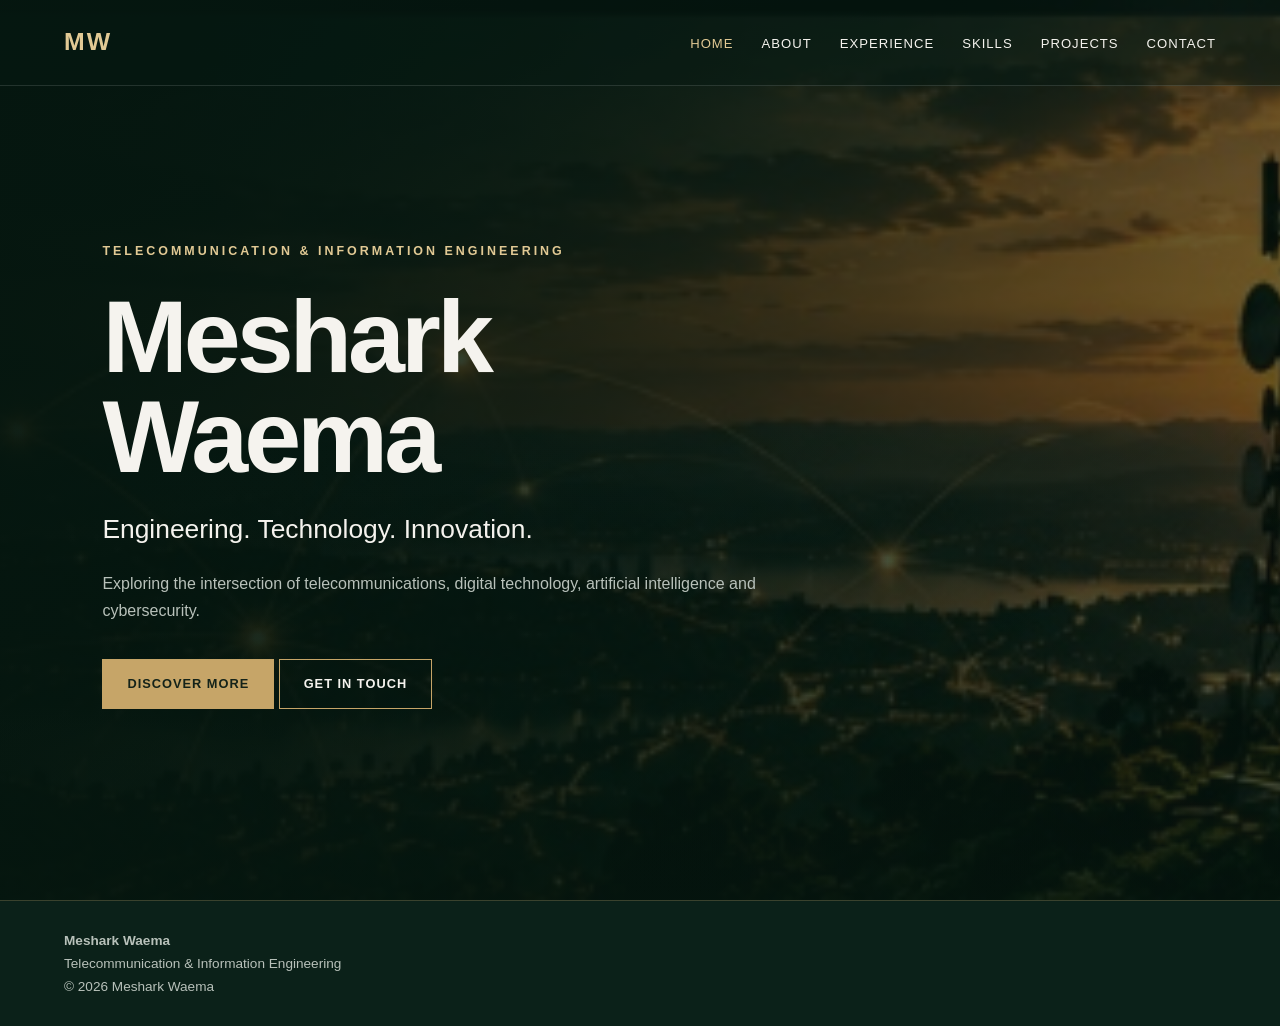
<file: index.html>
<!DOCTYPE html>
<html lang="en">

<head>
    <meta charset="UTF-8">
    <meta name="viewport" content="width=device-width, initial-scale=1.0">

    <title>Meshark Waema | Telecommunication & Information Engineering</title>

    <meta name="description"
        content="The professional portfolio of Meshark Waema, a Telecommunication and Information Engineering student and technology professional.">

    <link rel="stylesheet" href="style.css">
</head>

<body>

    <!-- ================= NAVIGATION ================= -->

    <header class="site-header">

        <nav class="navbar">

            <a href="index.html" class="logo">
                MW
            </a>

            <ul class="nav-links">

                <li>
                    <a href="index.html" class="active">
                        Home
                    </a>
                </li>

                <li>
                    <a href="about.html">
                        About
                    </a>
                </li>

                <li>
                    <a href="experience.html">
                        Experience
                    </a>
                </li>

                <li>
                    <a href="skills.html">
                        Skills
                    </a>
                </li>

                <li>
                    <a href="projects.html">
                        Projects
                    </a>
                </li>

                <li>
                    <a href="contact.html">
                        Contact
                    </a>
                </li>

            </ul>

        </nav>

    </header>


    <!-- ================= HERO ================= -->

    <main>

        <section class="hero home-hero">

            <div class="hero-overlay"></div>

            <div class="hero-content">

                <p class="eyebrow">
                    TELECOMMUNICATION & INFORMATION ENGINEERING
                </p>

                <h1>
                    Meshark<br>
                    Waema
                </h1>

                <p class="hero-subtitle">
                    Engineering. Technology. Innovation.
                </p>

                <p class="hero-description">
                    Exploring the intersection of telecommunications,
                    digital technology, artificial intelligence and
                    cybersecurity.
                </p>

                <div class="hero-buttons">

                    <a href="about.html" class="btn btn-primary">
                        Discover More
                    </a>

                    <a href="contact.html" class="btn btn-outline">
                        Get In Touch
                    </a>

                </div>

            </div>

            <div class="scroll-indicator">
                <span></span>
        
            </div>

        </section>


       
    <!-- ================= FOOTER ================= -->

    <footer class="site-footer">

        <div class="footer-content">

            <div>
                <strong>
                    Meshark Waema
                </strong>

                <p>
                    Telecommunication & Information Engineering
                </p>
            </div>

            <div>
                <p>
                    © 2026 Meshark Waema
                </p>
            </div>

        </div>

    </footer>


    <script src="script.js"></script>

</body>

</html>
</file>
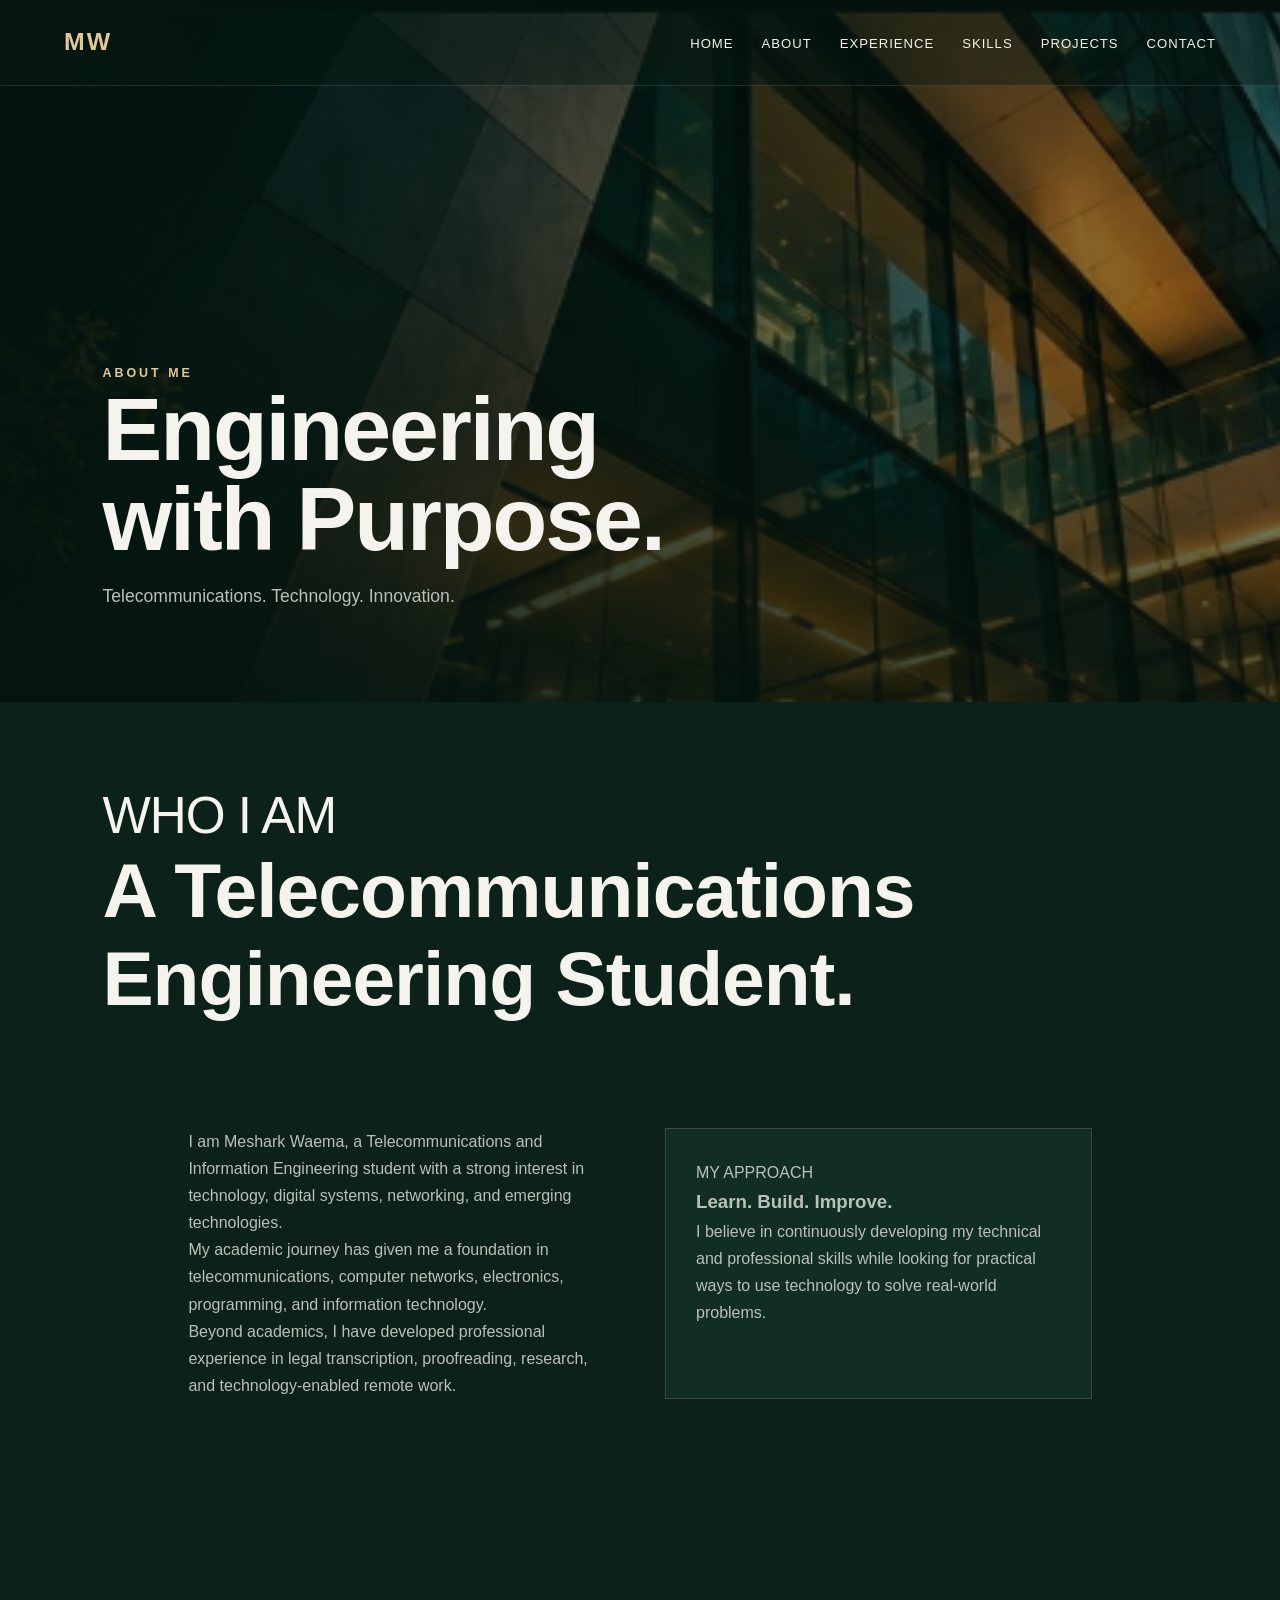
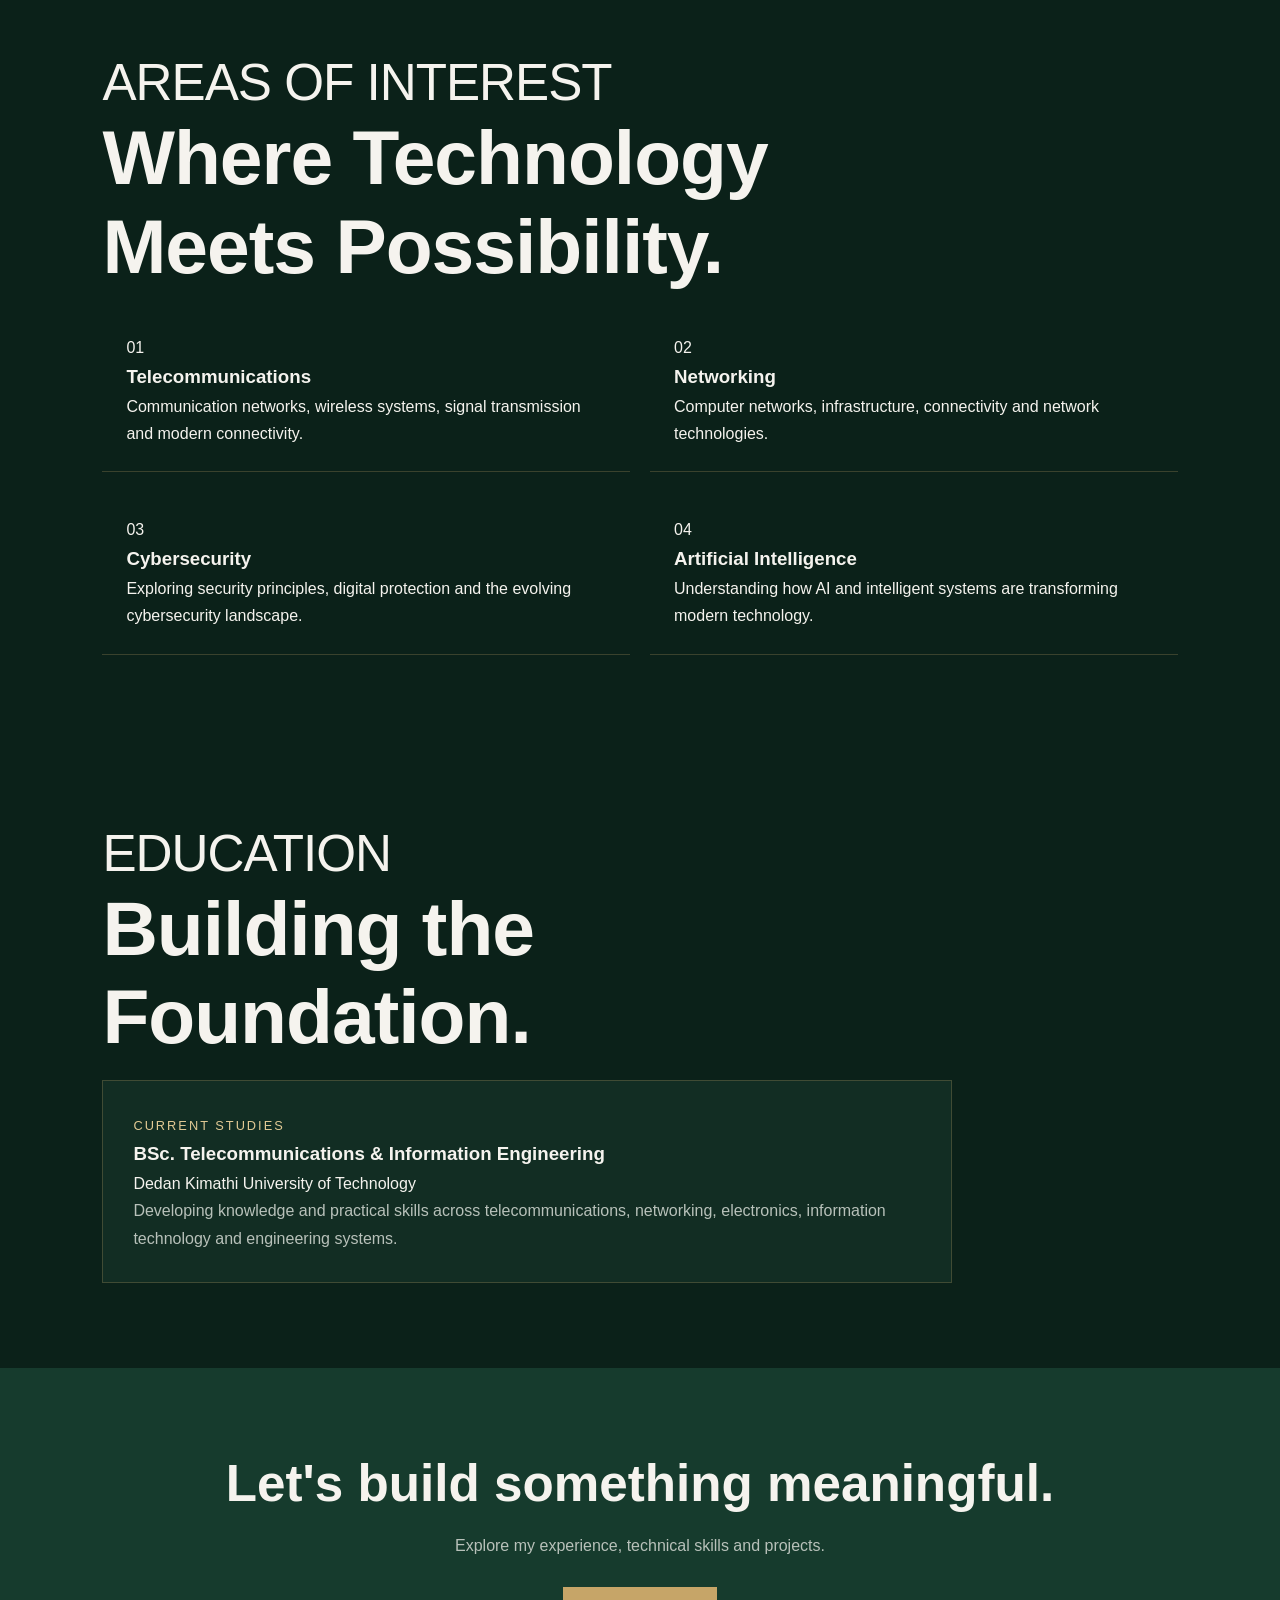
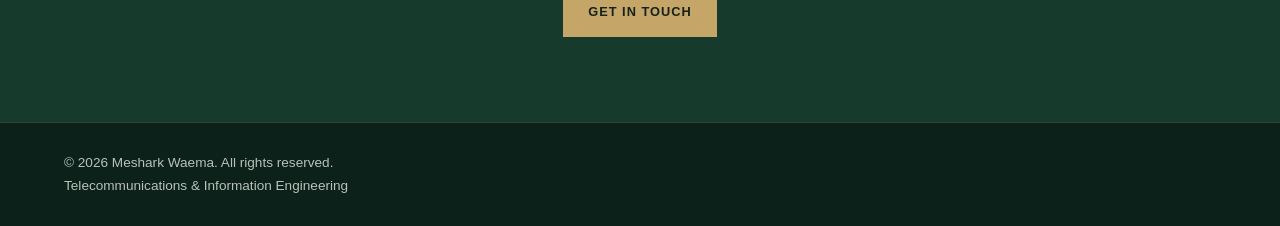
<file: about.html>
<!DOCTYPE html>
<html lang="en">
<head>
    <meta charset="UTF-8">
    <meta name="viewport" content="width=device-width, initial-scale=1.0">

    <title>About | Meshark Waema</title>

    <link rel="stylesheet" href="style.css">
</head>

<body>

    <!-- Navigation -->
    <nav class="navbar">

        <a href="index.html" class="logo">MW</a>

        <ul class="nav-links">
            <li><a href="index.html">Home</a></li>
            <li><a href="about.html">About</a></li>
            <li><a href="experience.html">Experience</a></li>
            <li><a href="skills.html">Skills</a></li>
            <li><a href="projects.html">Projects</a></li>
            <li><a href="contact.html">Contact</a></li>
        </ul>

    </nav>


    <!-- About Hero -->
    <header class="page-hero about-hero">

        <div class="page-hero-content">

            <span class="eyebrow">ABOUT ME</span>

            <h1>Engineering<br>with Purpose.</h1>

            <p>
                Telecommunications. Technology. Innovation.
            </p>

        </div>

    </header>


    <!-- About Introduction -->
    <section class="about-introduction">

        <div class="section-title">

            <span>WHO I AM</span>

            <h2>A Telecommunications<br>Engineering Student.</h2>

        </div>


        <div class="about-content">

            <div class="about-text">

                <p>
                    I am Meshark Waema, a Telecommunications and Information
                    Engineering student with a strong interest in technology,
                    digital systems, networking, and emerging technologies.
                </p>

                <p>
                    My academic journey has given me a foundation in
                    telecommunications, computer networks, electronics,
                    programming, and information technology.
                </p>

                <p>
                    Beyond academics, I have developed professional experience
                    in legal transcription, proofreading, research, and
                    technology-enabled remote work.
                </p>

            </div>


            <div class="about-highlight">

                <span>MY APPROACH</span>

                <h3>
                    Learn. Build. Improve.
                </h3>

                <p>
                    I believe in continuously developing my technical and
                    professional skills while looking for practical ways to
                    use technology to solve real-world problems.
                </p>

            </div>

        </div>

    </section>


    <!-- Areas of Interest -->
    <section class="about-interests section-deep">

        <div class="section-title">

            <span>AREAS OF INTEREST</span>

            <h2>Where Technology<br>Meets Possibility.</h2>

        </div>


        <div class="interest-grid">

            <div class="interest-item">
                <span>01</span>
                <h3>Telecommunications</h3>
                <p>
                    Communication networks, wireless systems,
                    signal transmission and modern connectivity.
                </p>
            </div>


            <div class="interest-item">
                <span>02</span>
                <h3>Networking</h3>
                <p>
                    Computer networks, infrastructure, connectivity
                    and network technologies.
                </p>
            </div>


            <div class="interest-item">
                <span>03</span>
                <h3>Cybersecurity</h3>
                <p>
                    Exploring security principles, digital protection
                    and the evolving cybersecurity landscape.
                </p>
            </div>


            <div class="interest-item">
                <span>04</span>
                <h3>Artificial Intelligence</h3>
                <p>
                    Understanding how AI and intelligent systems
                    are transforming modern technology.
                </p>
            </div>

        </div>

    </section>


    <!-- Education -->
    <section class="education-section">

        <div class="section-title">

            <span>EDUCATION</span>

            <h2>Building the<br>Foundation.</h2>

        </div>


        <div class="education-card">

            <span class="education-label">CURRENT STUDIES</span>

            <h3>
                BSc. Telecommunications & Information Engineering
            </h3>

            <p>
                Dedan Kimathi University of Technology
            </p>

            <p class="education-description">
                Developing knowledge and practical skills across
                telecommunications, networking, electronics,
                information technology and engineering systems.
            </p>

        </div>

    </section>


    <!-- CTA -->
    <section class="cta">

        <h2>Let's build something meaningful.</h2>

        <p>
            Explore my experience, technical skills and projects.
        </p>

        <a href="contact.html" class="btn btn-primary">
            Get In Touch
        </a>

    </section>


    <!-- Footer -->
    <footer>

        <p>
            © 2026 <span class="footer-name">Meshark Waema</span>.
            All rights reserved.
        </p>

        <p>
            Telecommunications & Information Engineering
        </p>

    </footer>


</body>
</html>
</file>
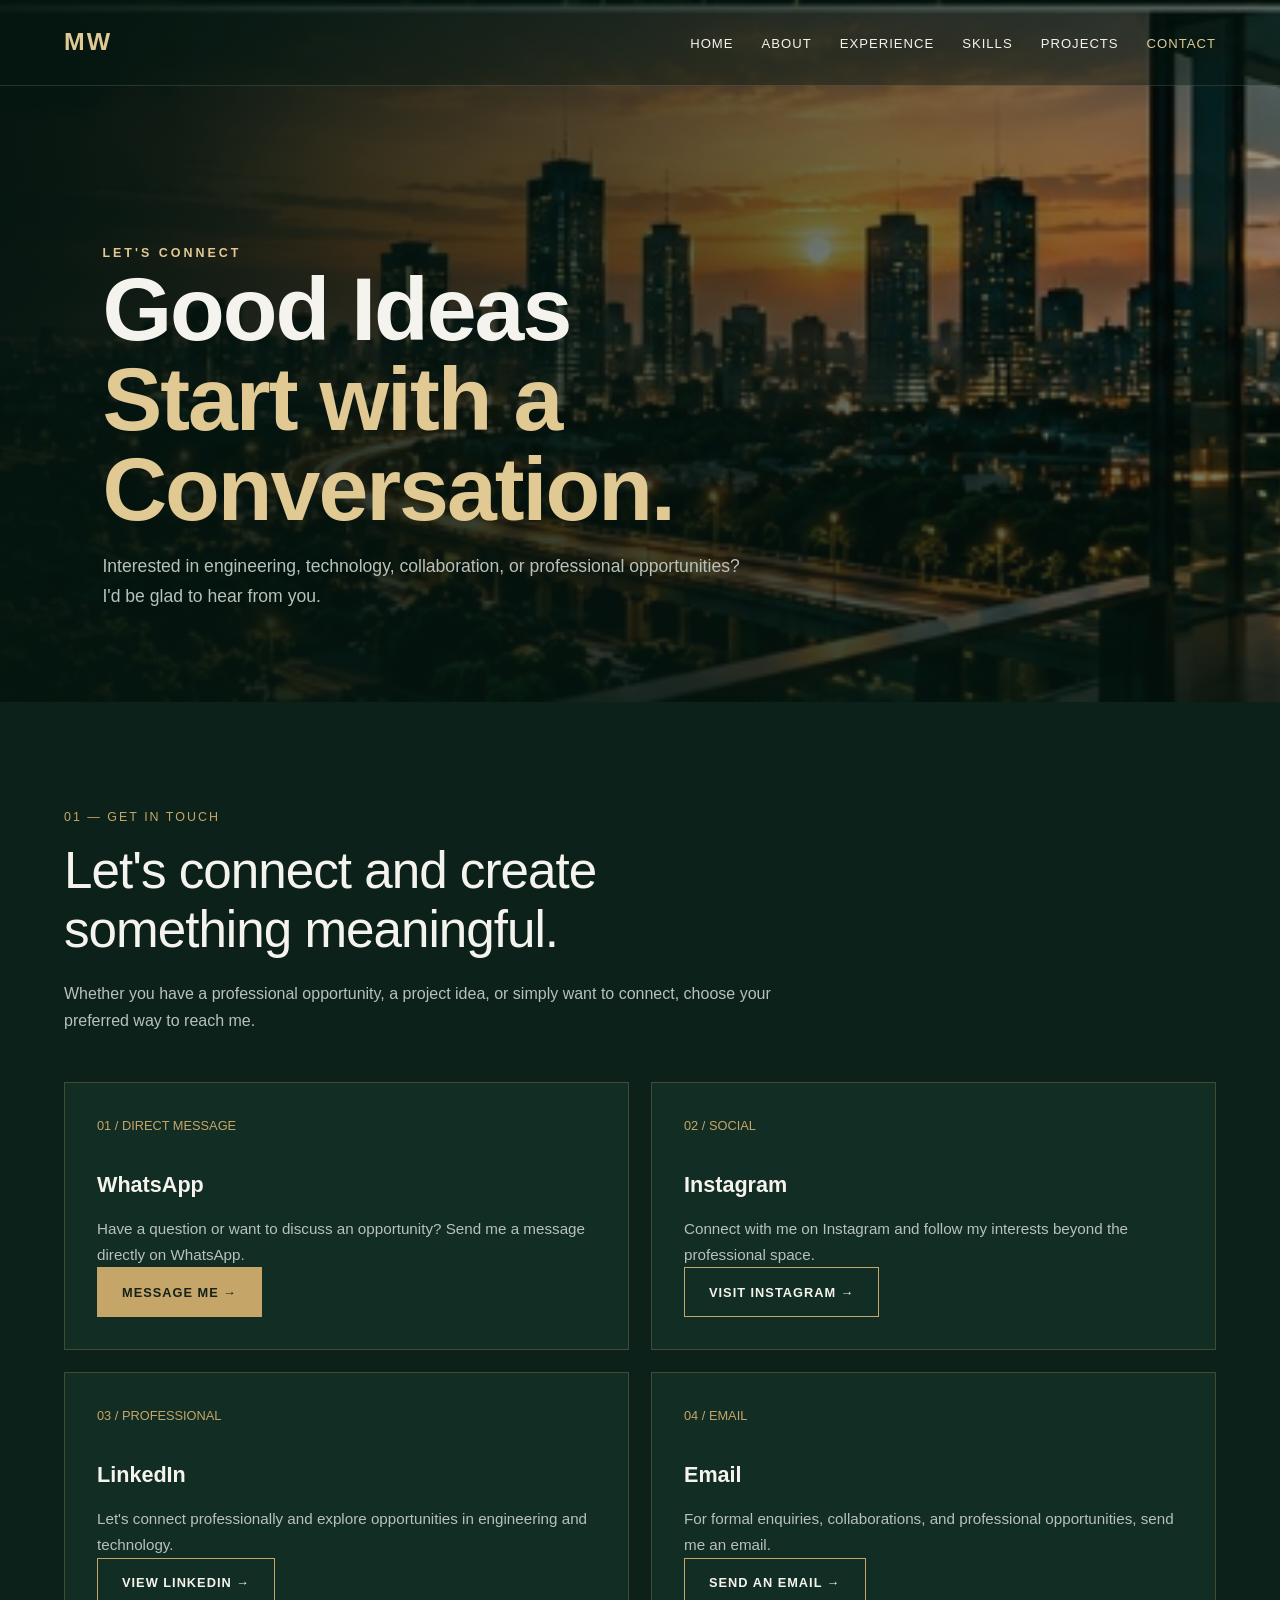
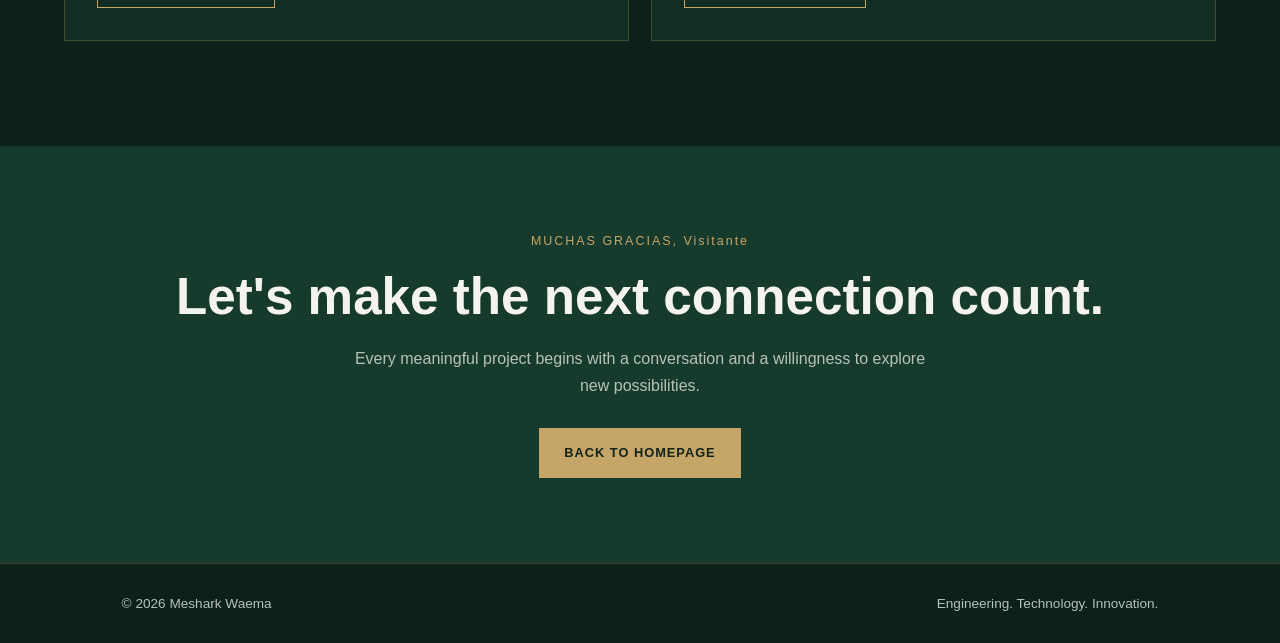
<file: contact.html>
<!DOCTYPE html>
<html lang="en">
<head>
    <meta charset="UTF-8">
    <meta name="viewport" content="width=device-width, initial-scale=1.0">
    <meta name="description" content="Contact Meshark Waema about engineering, technology, and professional opportunities.">
    <title>Contact | Meshark Waema</title>
    <link rel="stylesheet" href="style.css">
</head>
<body>

    <header class="navbar">
        <a href="index.html" class="logo">MW</a>
        <nav>
            <ul class="nav-links">
                <li><a href="index.html">Home</a></li>
                <li><a href="about.html">About</a></li>
                <li><a href="experience.html">Experience</a></li>
                <li><a href="skills.html">Skills</a></li>
                <li><a href="projects.html">Projects</a></li>
                <li><a href="contact.html" class="active">Contact</a></li>
            </ul>
        </nav>
    </header>

    <main>

        <!-- CONTACT HERO -->
        <section class="page-hero contact-hero">
            <div class="page-hero-content">
                <span class="eyebrow">LET'S CONNECT</span>
                <h1>Good Ideas<br>
                    <span class="gold">Start with a Conversation.</span>
                </h1>
                <p>
                    Interested in engineering, technology, collaboration,
                    or professional opportunities? I'd be glad to hear from you.
                </p>
            </div>
        </section>

        <!-- CONTACT OPTIONS -->
        <section class="section">
            <div class="container">

                <div class="section-heading">
                    <span class="section-number">01 — GET IN TOUCH</span>
                    <h2 class="section-title">
                        Let's connect and create something meaningful.
                    </h2>
                    <p class="section-description">
                        Whether you have a professional opportunity, a project
                        idea, or simply want to connect, choose your preferred
                        way to reach me.
                    </p>
                </div>

                <div class="card-grid">

                    <!-- WHATSAPP -->
                    <article class="card contact-card">
                        <span class="card-number">01 / DIRECT MESSAGE</span>
                        <h3>WhatsApp</h3>
                        <p>
                            Have a question or want to discuss an opportunity?
                            Send me a message directly on WhatsApp.
                        </p>
                        <a class="btn btn-primary"
                           href="https://wa.me/254716756609"
                           target="_blank"
                           rel="noopener noreferrer">
                            Message me &rarr;
                        </a>
                    </article>

                    <!-- INSTAGRAM -->
                    <article class="card contact-card">
                        <span class="card-number">02 / SOCIAL</span>
                        <h3>Instagram</h3>
                        <p>
                            Connect with me on Instagram and follow my
                            interests beyond the professional space.
                        </p>
                        <a class="btn btn-outline"
                           href="https://instagram.com/meshark_w?obrf=MTR3aTJrM2IzYmplOA%3D%3D&utm_source=qr"
                           target="_blank"
                           rel="noopener noreferrer">
                            Visit Instagram &rarr;
                        </a>
                    </article>

                    <!-- LINKEDIN -->
                    <article class="card contact-card">
                        <span class="card-number">03 / PROFESSIONAL</span>
                        <h3>LinkedIn</h3>
                        <p>
                            Let's connect professionally and explore
                            opportunities in engineering and technology.
                        </p>
                        <a class="btn btn-outline"
                           href="https://www.linkedin.com/in/meshark-waema-49bb34323/"
                           target="_blank"
                           rel="noopener noreferrer">
                            View LinkedIn &rarr;
                        </a>
                    </article>

                    <!-- EMAIL -->
                    <article class="card contact-card">
                        <span class="card-number">04 / EMAIL</span>
                        <h3>Email</h3>
                        <p>
                            For formal enquiries, collaborations, and
                            professional opportunities, send me an email.
                        </p>
                        <a class="btn btn-outline"
                           href="mailto:mesharkwaema@gmail.com">
                            Send an email &rarr;
                        </a>
                    </article>

                </div>
            </div>
        </section>

        <!-- CALL TO ACTION -->
        <section class="cta">
            <div class="container">
                <span class="section-number">MUCHAS GRACIAS, Visitante</span>
                <h2>Let's make the next connection count.</h2>
                <p>
                    Every meaningful project begins with a conversation
                    and a willingness to explore new possibilities.
                </p>
                <a href="index.html" class="btn btn-primary">
                    Back to homepage
                </a>
            </div>
        </section>

    </main>

    <footer>
        <div class="container footer-inner">
            <span>&copy; 2026 Meshark Waema</span>
            <span>Engineering. Technology. Innovation.</span>
        </div>
    </footer>

</body>
</html>
</file>
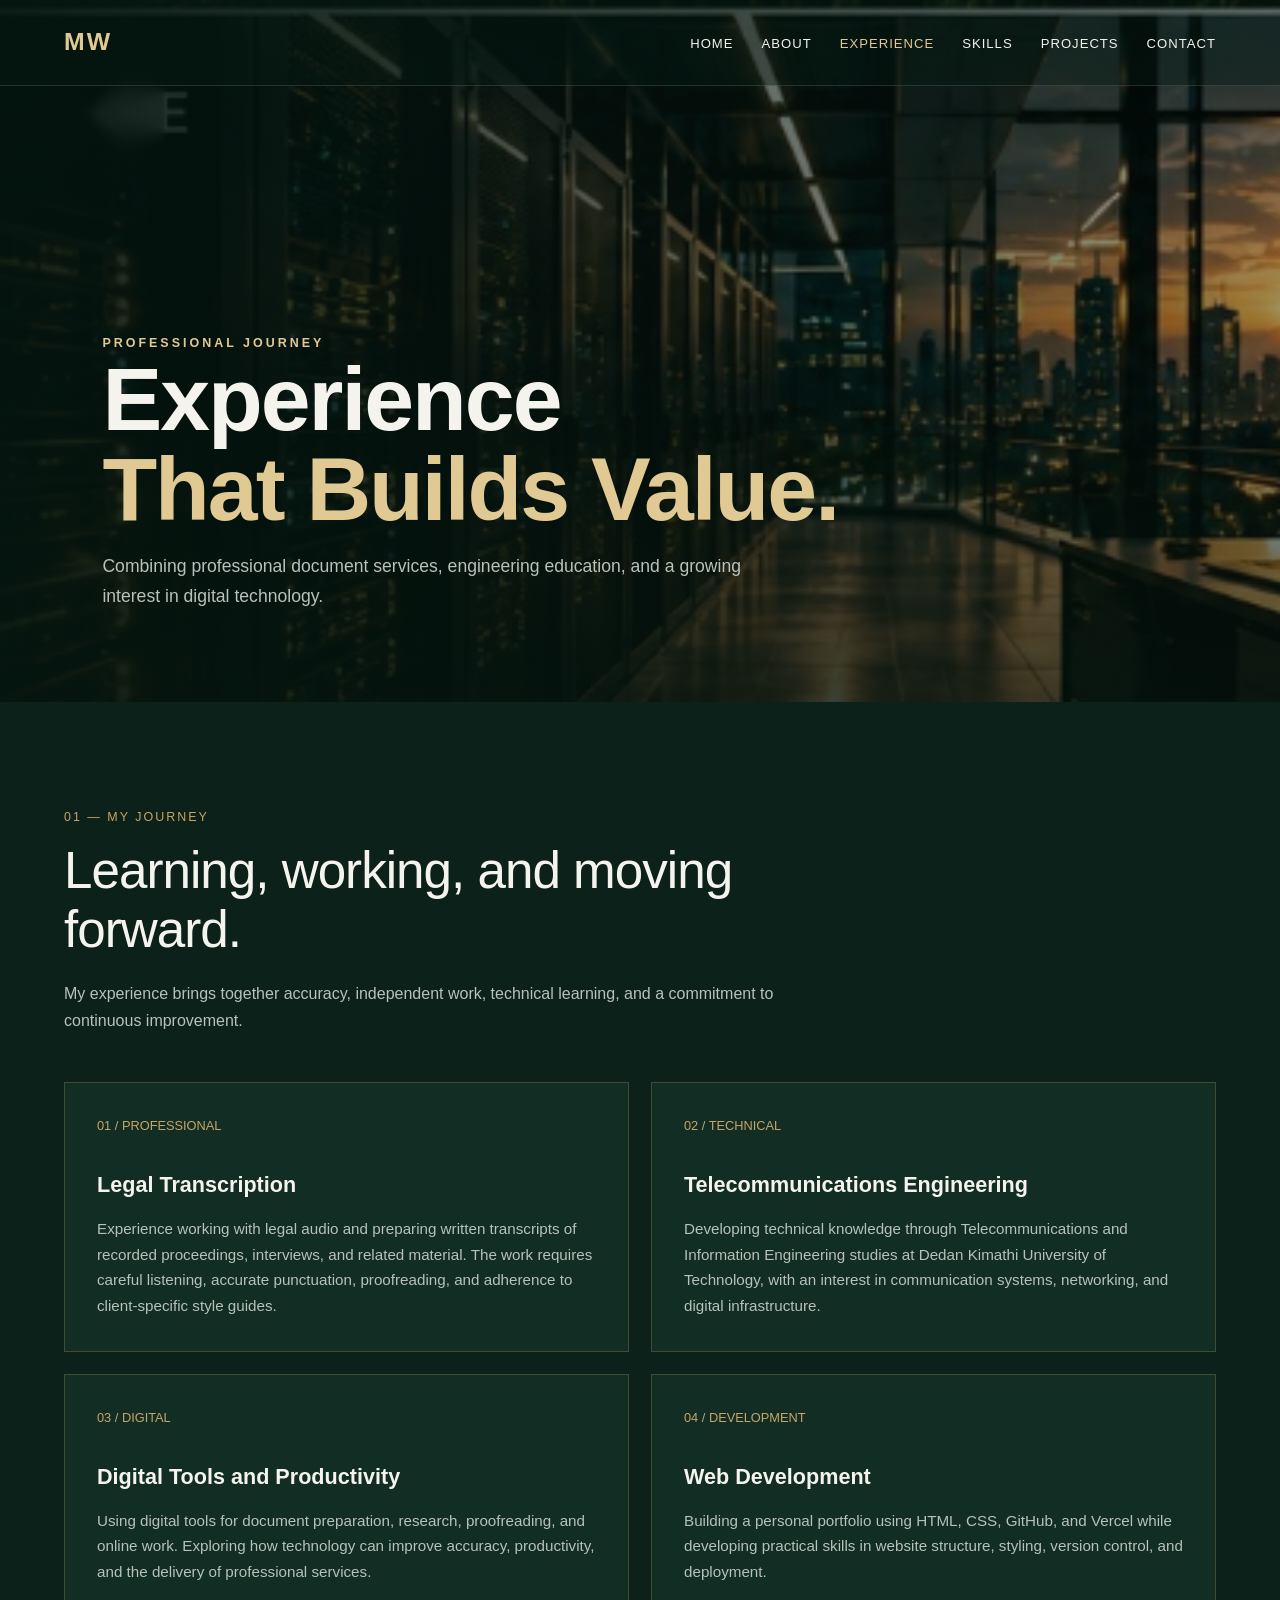
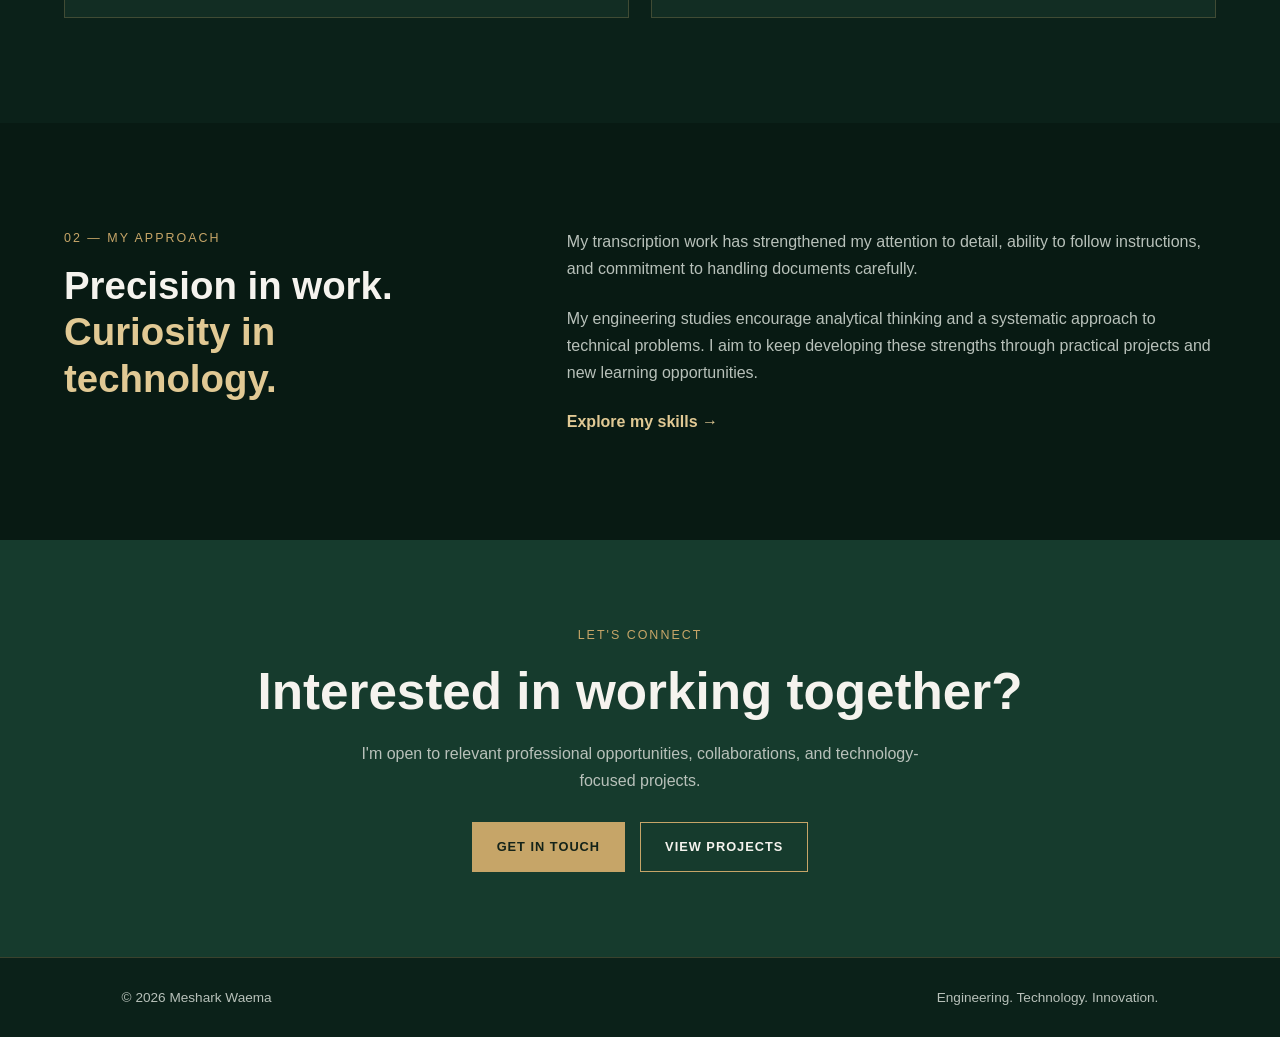
<file: experience.html>
<!DOCTYPE html>
<html lang="en">
<head>
    <meta charset="UTF-8">
    <meta name="viewport" content="width=device-width, initial-scale=1.0">
    <meta name="description" content="Explore Meshark Waema's professional experience, legal transcription work, and engineering development.">
    <title>Experience | Meshark Waema</title>
    <link rel="stylesheet" href="style.css">
</head>
<body>

    <!-- NAVIGATION -->
    <header class="navbar">
        <a href="index.html" class="logo">MW</a>

        <nav>
            <ul class="nav-links">
                <li><a href="index.html">Home</a></li>
                <li><a href="about.html">About</a></li>
                <li><a href="experience.html" class="active">Experience</a></li>
                <li><a href="skills.html">Skills</a></li>
                <li><a href="projects.html">Projects</a></li>
                <li><a href="contact.html">Contact</a></li>
            </ul>
        </nav>
    </header>

    <main>

        <!-- EXPERIENCE HERO -->
        <section class="page-hero experience-hero">
            <div class="page-hero-content">
                <span class="eyebrow">PROFESSIONAL JOURNEY</span>
                <h1>Experience<br><span class="gold">That Builds Value.</span></h1>
                <p>
                    Combining professional document services,
                    engineering education, and a growing interest
                    in digital technology.
                </p>
            </div>
        </section>

        <!-- INTRODUCTION -->
        <section class="section">
            <div class="container">
                <div class="section-heading">
                    <span class="section-number">01 — MY JOURNEY</span>
                    <h2 class="section-title">
                        Learning, working, and moving forward.
                    </h2>
                    <p class="section-description">
                        My experience brings together accuracy,
                        independent work, technical learning, and
                        a commitment to continuous improvement.
                    </p>
                </div>

                <div class="card-grid">

                    <article class="card">
                        <span class="card-number">01 / PROFESSIONAL</span>
                        <h3>Legal Transcription</h3>
                        <p>
                            Experience working with legal audio and
                            preparing written transcripts of recorded
                            proceedings, interviews, and related material.
                            The work requires careful listening,
                            accurate punctuation, proofreading, and
                            adherence to client-specific style guides.
                        </p>
                    </article>

                    <article class="card">
                        <span class="card-number">02 / TECHNICAL</span>
                        <h3>Telecommunications Engineering</h3>
                        <p>
                            Developing technical knowledge through
                            Telecommunications and Information Engineering
                            studies at Dedan Kimathi University of
                            Technology, with an interest in communication
                            systems, networking, and digital infrastructure.
                        </p>
                    </article>

                    <article class="card">
                        <span class="card-number">03 / DIGITAL</span>
                        <h3>Digital Tools and Productivity</h3>
                        <p>
                            Using digital tools for document preparation,
                            research, proofreading, and online work.
                            Exploring how technology can improve accuracy,
                            productivity, and the delivery of professional
                            services.
                        </p>
                    </article>

                    <article class="card">
                        <span class="card-number">04 / DEVELOPMENT</span>
                        <h3>Web Development</h3>
                        <p>
                            Building a personal portfolio using HTML,
                            CSS, GitHub, and Vercel while developing
                            practical skills in website structure,
                            styling, version control, and deployment.
                        </p>
                    </article>

                </div>
            </div>
        </section>

        <!-- PROFESSIONAL APPROACH -->
        <section class="section section-dark">
            <div class="container intro">
                <div>
                    <span class="section-number">02 — MY APPROACH</span>
                    <h2>
                        Precision in work.
                        <span class="gold">Curiosity in technology.</span>
                    </h2>
                </div>

                <div>
                    <p>
                        My transcription work has strengthened my
                        attention to detail, ability to follow
                        instructions, and commitment to handling
                        documents carefully.
                    </p>

                    <p>
                        My engineering studies encourage analytical
                        thinking and a systematic approach to technical
                        problems. I aim to keep developing these strengths
                        through practical projects and new learning
                        opportunities.
                    </p>

                    <a href="skills.html" class="text-link">
                        Explore my skills &rarr;
                    </a>
                </div>
            </div>
        </section>

        <!-- CALL TO ACTION -->
        <section class="cta">
            <div class="container">
                <span class="section-number">LET'S CONNECT</span>
                <h2>Interested in working together?</h2>
                <p>
                    I'm open to relevant professional opportunities,
                    collaborations, and technology-focused projects.
                </p>

                <div class="button-group">
                    <a href="contact.html" class="btn btn-primary">
                        Get in touch
                    </a>
                    <a href="projects.html" class="btn btn-outline">
                        View projects
                    </a>
                </div>
            </div>
        </section>

    </main>

    <!-- FOOTER -->
    <footer>
        <div class="container footer-inner">
            <span>&copy; 2026 Meshark Waema</span>
            <span>Engineering. Technology. Innovation.</span>
        </div>
    </footer>

</body>
</html>
</file>
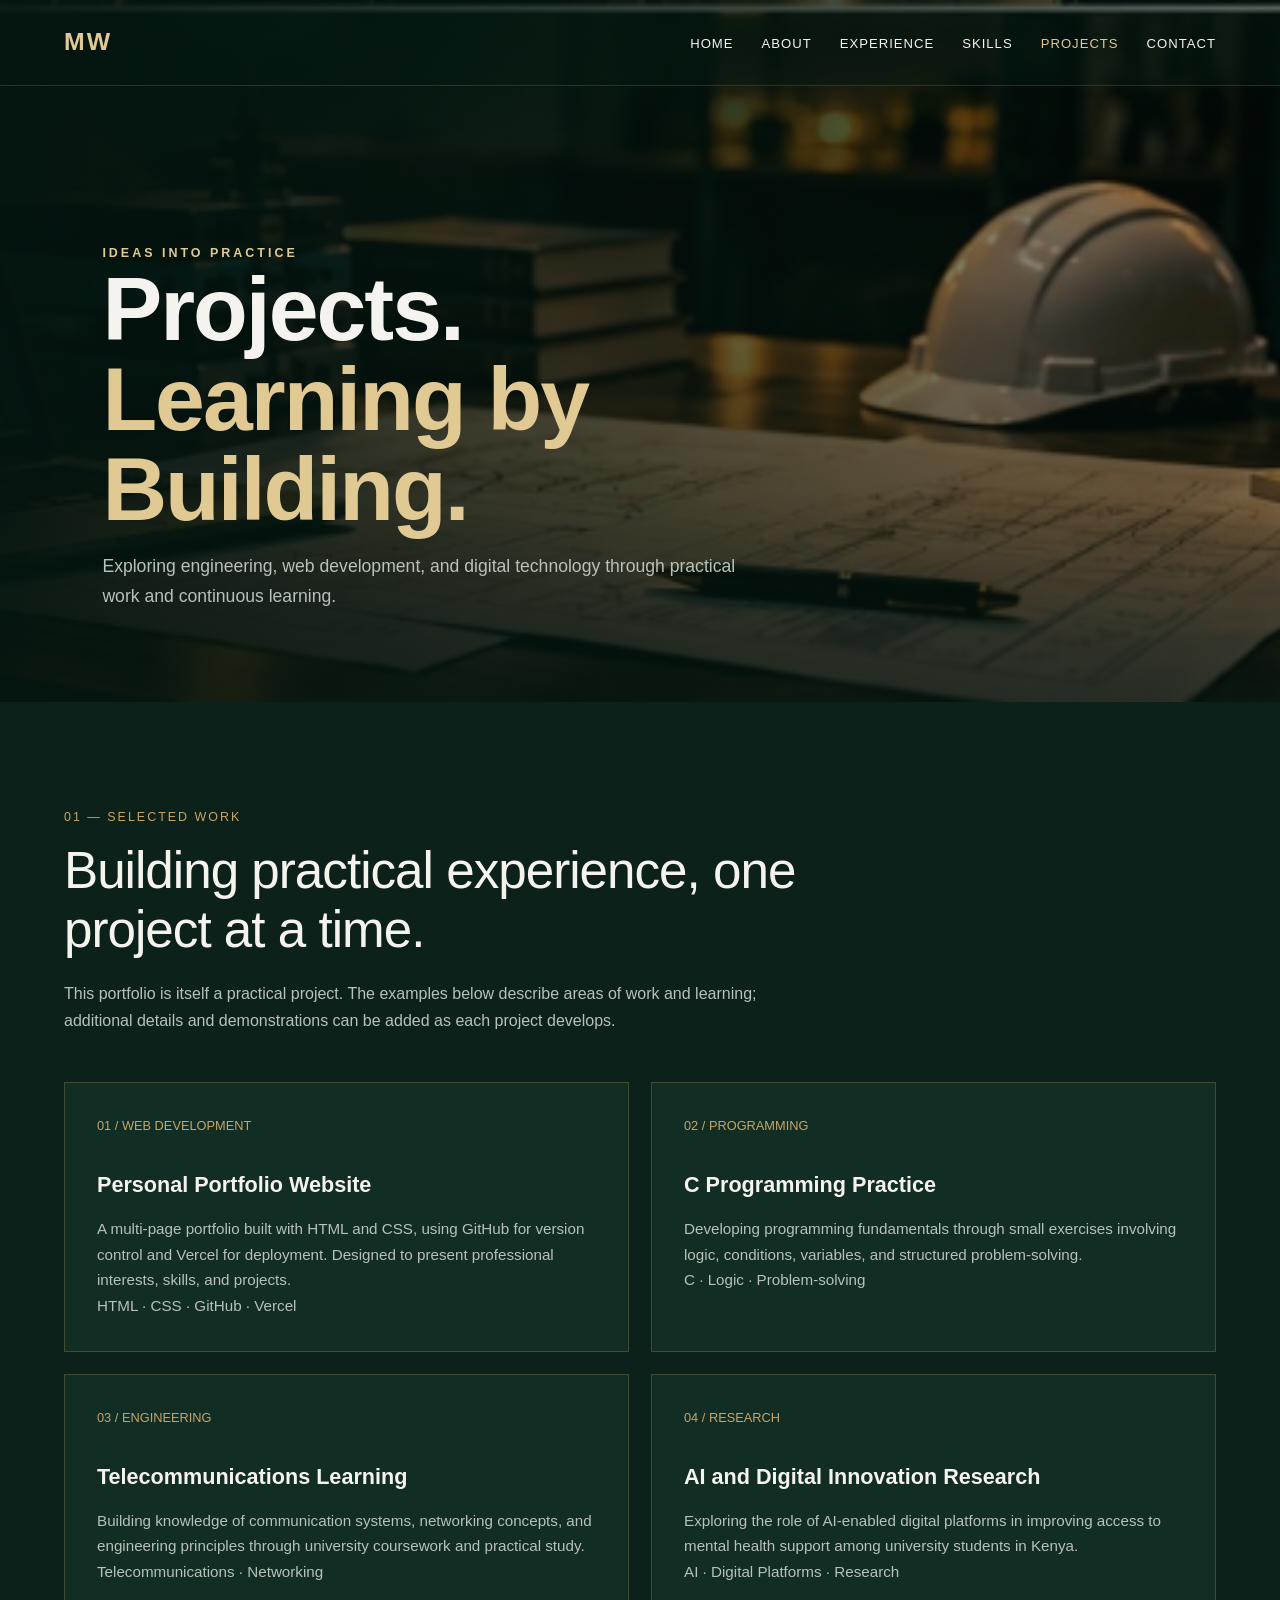
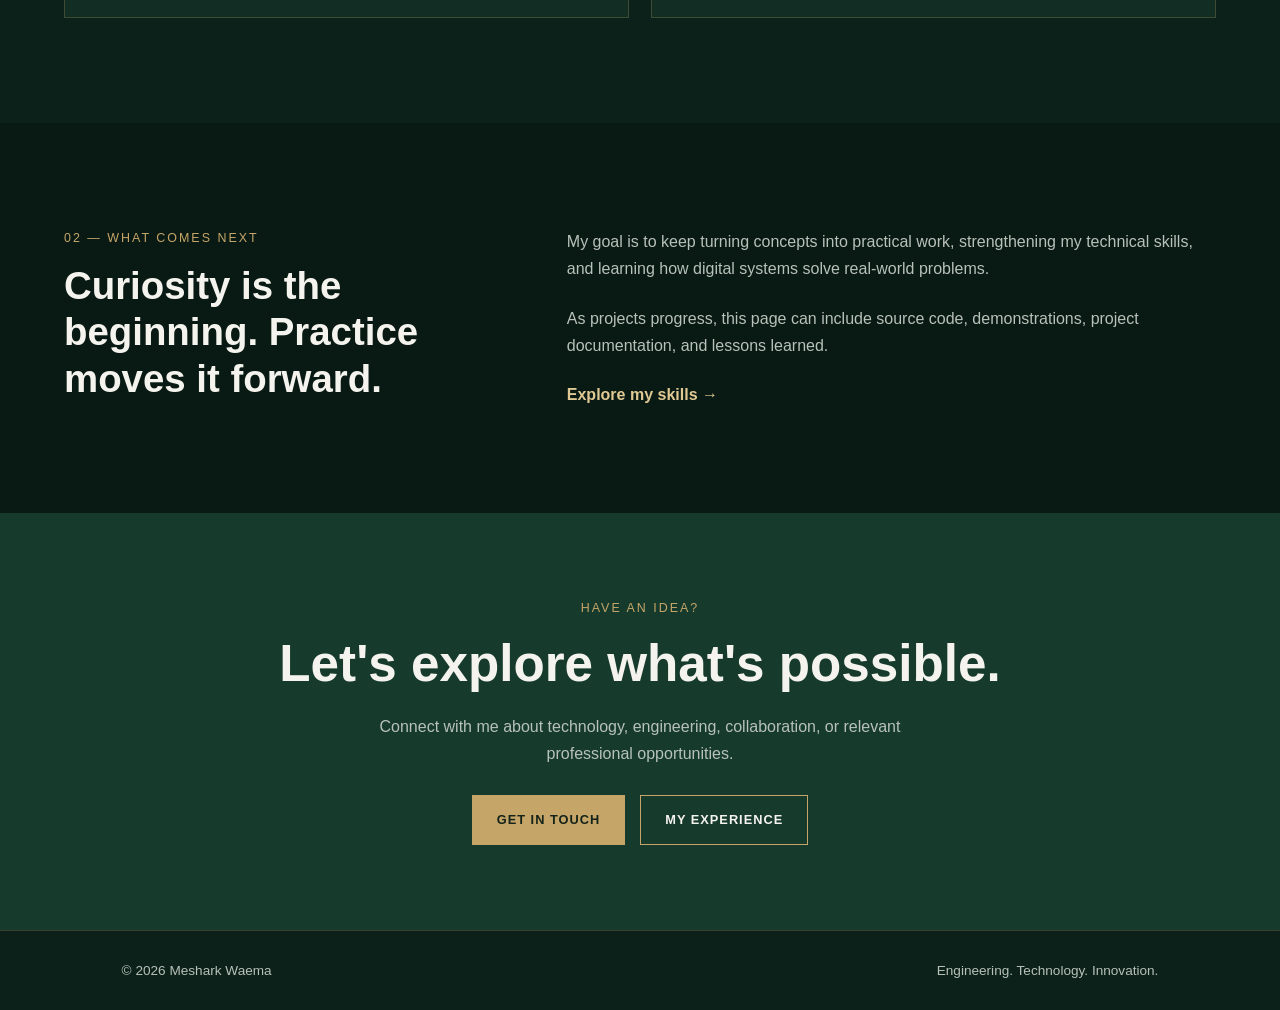
<file: projects.html>
<!DOCTYPE html>
<html lang="en">
<head>
    <meta charset="UTF-8">
    <meta name="viewport" content="width=device-width, initial-scale=1.0">
    <meta name="description" content="Explore Meshark Waema's web development and technology projects.">
    <title>Projects | Meshark Waema</title>
    <link rel="stylesheet" href="style.css">
</head>
<body>

    <header class="navbar">
        <a href="index.html" class="logo">MW</a>
        <nav>
            <ul class="nav-links">
                <li><a href="index.html">Home</a></li>
                <li><a href="about.html">About</a></li>
                <li><a href="experience.html">Experience</a></li>
                <li><a href="skills.html">Skills</a></li>
                <li><a href="projects.html" class="active">Projects</a></li>
                <li><a href="contact.html">Contact</a></li>
            </ul>
        </nav>
    </header>

    <main>
        <section class="page-hero projects-hero">
            <div class="page-hero-content">
                <span class="eyebrow">IDEAS INTO PRACTICE</span>
                <h1>Projects.<br><span class="gold">Learning by Building.</span></h1>
                <p>
                    Exploring engineering, web development, and digital
                    technology through practical work and continuous learning.
                </p>
            </div>
        </section>

        <section class="section">
            <div class="container">
                <div class="section-heading">
                    <span class="section-number">01 — SELECTED WORK</span>
                    <h2 class="section-title">Building practical experience, one project at a time.</h2>
                    <p class="section-description">
                        This portfolio is itself a practical project.
                        The examples below describe areas of work and learning;
                        additional details and demonstrations can be added as
                        each project develops.
                    </p>
                </div>

                <div class="card-grid">
                    <article class="card">
                        <span class="card-number">01 / WEB DEVELOPMENT</span>
                        <h3>Personal Portfolio Website</h3>
                        <p>
                            A multi-page portfolio built with HTML and CSS,
                            using GitHub for version control and Vercel for
                            deployment. Designed to present professional
                            interests, skills, and projects.
                        </p>
                        <p class="gold">HTML · CSS · GitHub · Vercel</p>
                    </article>

                    <article class="card">
                        <span class="card-number">02 / PROGRAMMING</span>
                        <h3>C Programming Practice</h3>
                        <p>
                            Developing programming fundamentals through
                            small exercises involving logic, conditions,
                            variables, and structured problem-solving.
                        </p>
                        <p class="gold">C · Logic · Problem-solving</p>
                    </article>

                    <article class="card">
                        <span class="card-number">03 / ENGINEERING</span>
                        <h3>Telecommunications Learning</h3>
                        <p>
                            Building knowledge of communication systems,
                            networking concepts, and engineering principles
                            through university coursework and practical study.
                        </p>
                        <p class="gold">Telecommunications · Networking</p>
                    </article>

                    <article class="card">
                        <span class="card-number">04 / RESEARCH</span>
                        <h3>AI and Digital Innovation Research</h3>
                        <p>
                            Exploring the role of AI-enabled digital
                            platforms in improving access to mental health
                            support among university students in Kenya.
                        </p>
                        <p class="gold">AI · Digital Platforms · Research</p>
                    </article>
                </div>
            </div>
        </section>

        <section class="section section-dark">
            <div class="container intro">
                <div>
                    <span class="section-number">02 — WHAT COMES NEXT</span>
                    <h2>Curiosity is the beginning. Practice moves it forward.</h2>
                </div>
                <div>
                    <p>
                        My goal is to keep turning concepts into practical
                        work, strengthening my technical skills, and learning
                        how digital systems solve real-world problems.
                    </p>
                    <p>
                        As projects progress, this page can include source
                        code, demonstrations, project documentation, and
                        lessons learned.
                    </p>
                    <a href="skills.html" class="text-link">
                        Explore my skills &rarr;
                    </a>
                </div>
            </div>
        </section>

        <section class="cta">
            <div class="container">
                <span class="section-number">HAVE AN IDEA?</span>
                <h2>Let's explore what's possible.</h2>
                <p>
                    Connect with me about technology, engineering,
                    collaboration, or relevant professional opportunities.
                </p>
                <div class="button-group">
                    <a href="contact.html" class="btn btn-primary">Get in touch</a>
                    <a href="experience.html" class="btn btn-outline">My experience</a>
                </div>
            </div>
        </section>
    </main>

    <footer>
        <div class="container footer-inner">
            <span>&copy; 2026 Meshark Waema</span>
            <span>Engineering. Technology. Innovation.</span>
        </div>
    </footer>

</body>
</html>
</file>
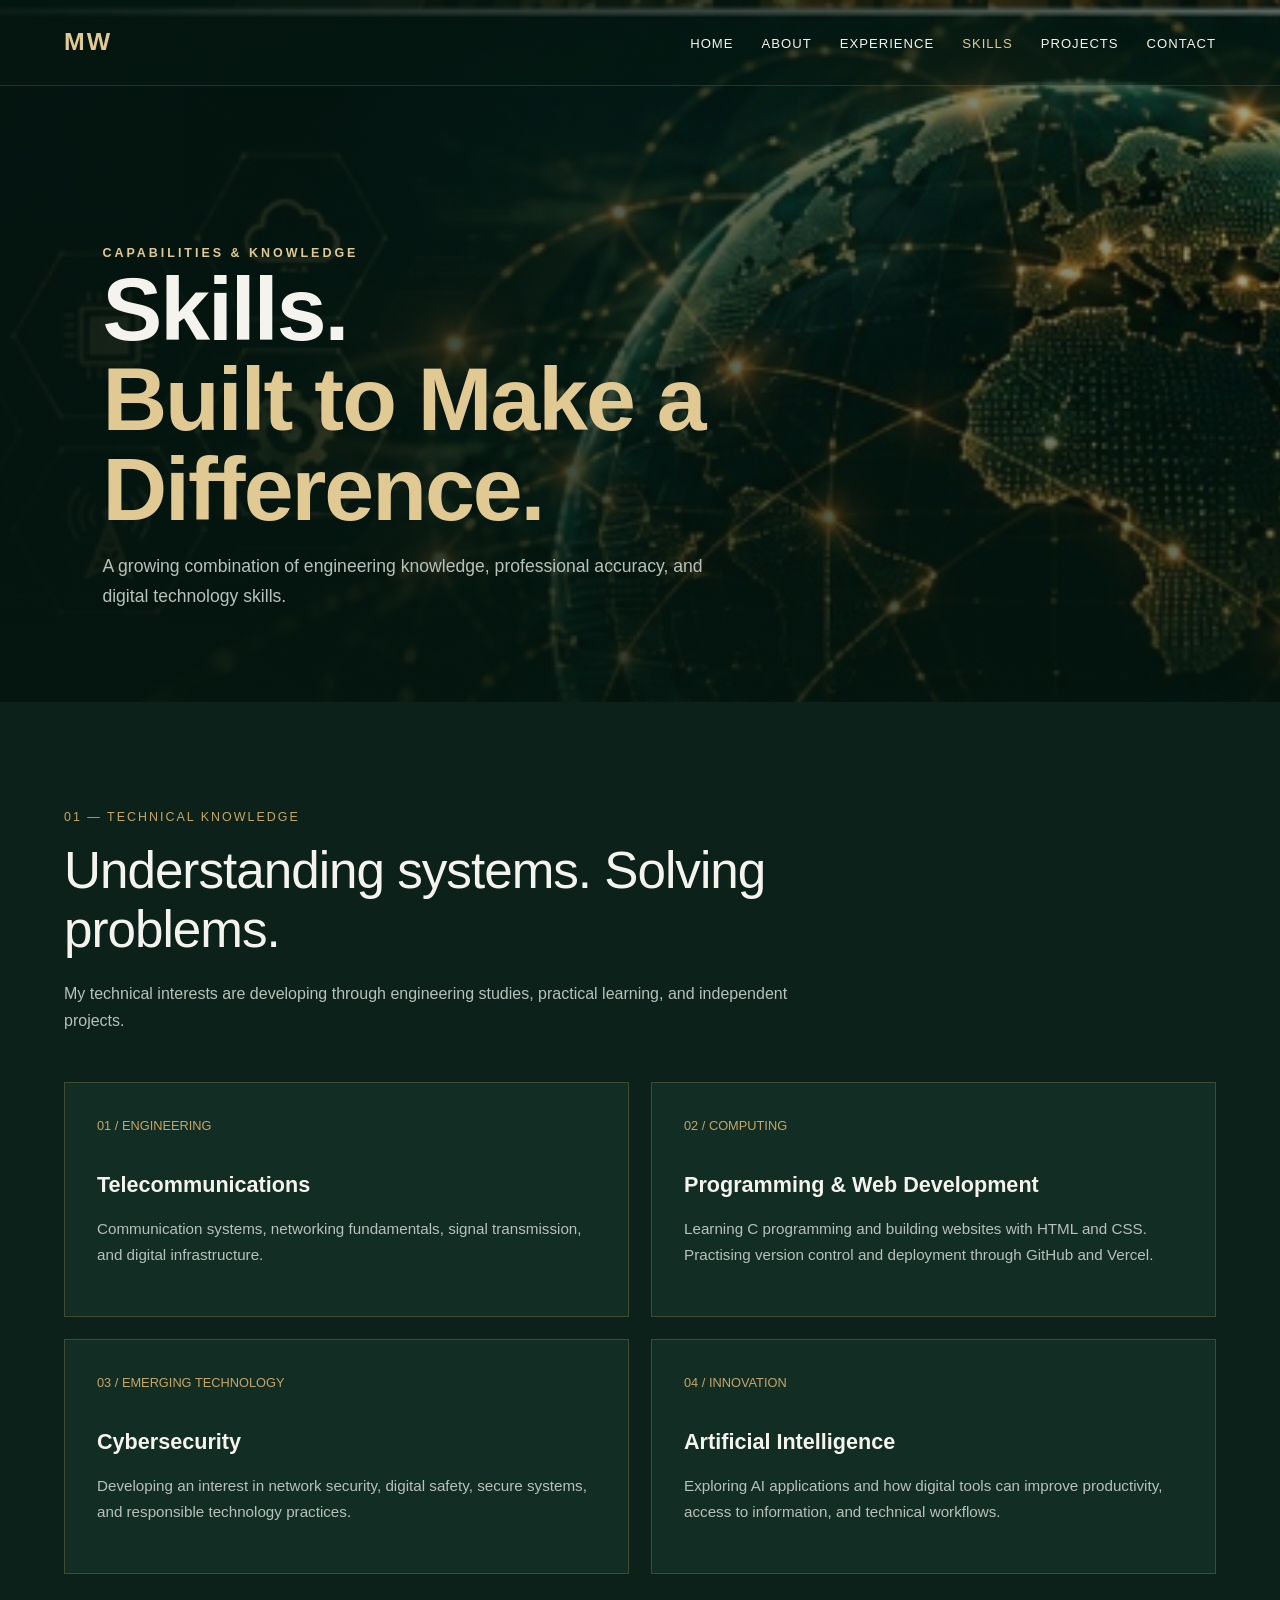
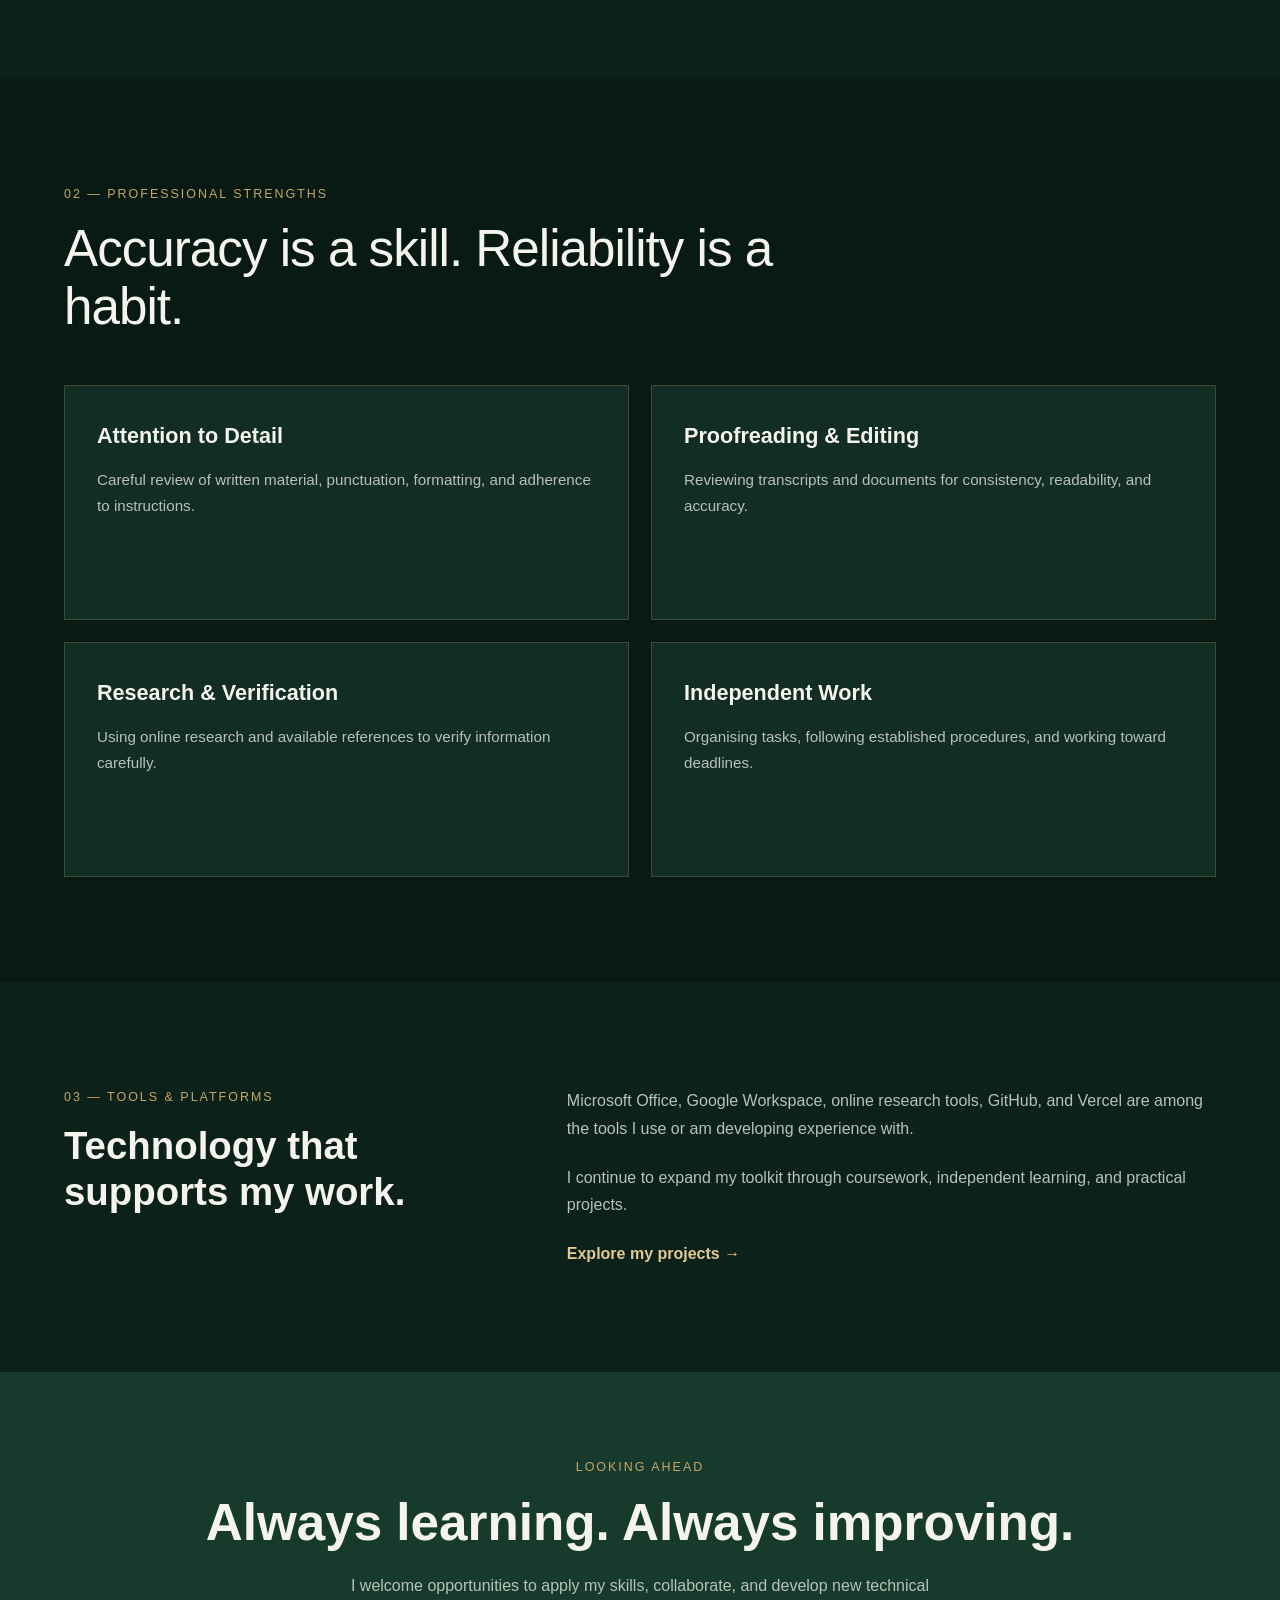
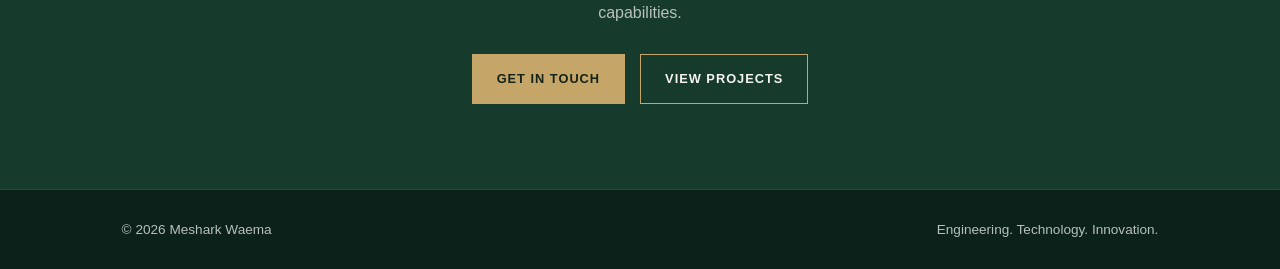
<file: skills.html>
<!DOCTYPE html>
<html lang="en">
<head>
    <meta charset="UTF-8">
    <meta name="viewport" content="width=device-width, initial-scale=1.0">
    <meta name="description" content="Explore Meshark Waema's engineering, digital technology, and professional skills.">
    <title>Skills | Meshark Waema</title>
    <link rel="stylesheet" href="style.css">
</head>
<body>

    <header class="navbar">
        <a href="index.html" class="logo">MW</a>
        <nav>
            <ul class="nav-links">
                <li><a href="index.html">Home</a></li>
                <li><a href="about.html">About</a></li>
                <li><a href="experience.html">Experience</a></li>
                <li><a href="skills.html" class="active">Skills</a></li>
                <li><a href="projects.html">Projects</a></li>
                <li><a href="contact.html">Contact</a></li>
            </ul>
        </nav>
    </header>

    <main>
        <section class="page-hero skills-hero">
            <div class="page-hero-content">
                <span class="eyebrow">CAPABILITIES & KNOWLEDGE</span>
                <h1>Skills.<br><span class="gold">Built to Make a Difference.</span></h1>
                <p>
                    A growing combination of engineering knowledge,
                    professional accuracy, and digital technology skills.
                </p>
            </div>
        </section>

        <section class="section">
            <div class="container">
                <div class="section-heading">
                    <span class="section-number">01 — TECHNICAL KNOWLEDGE</span>
                    <h2 class="section-title">Understanding systems. Solving problems.</h2>
                    <p class="section-description">
                        My technical interests are developing through
                        engineering studies, practical learning, and
                        independent projects.
                    </p>
                </div>

                <div class="card-grid">
                    <article class="card">
                        <span class="card-number">01 / ENGINEERING</span>
                        <h3>Telecommunications</h3>
                        <p>
                            Communication systems, networking fundamentals,
                            signal transmission, and digital infrastructure.
                        </p>
                    </article>

                    <article class="card">
                        <span class="card-number">02 / COMPUTING</span>
                        <h3>Programming & Web Development</h3>
                        <p>
                            Learning C programming and building websites
                            with HTML and CSS. Practising version control
                            and deployment through GitHub and Vercel.
                        </p>
                    </article>

                    <article class="card">
                        <span class="card-number">03 / EMERGING TECHNOLOGY</span>
                        <h3>Cybersecurity</h3>
                        <p>
                            Developing an interest in network security,
                            digital safety, secure systems, and
                            responsible technology practices.
                        </p>
                    </article>

                    <article class="card">
                        <span class="card-number">04 / INNOVATION</span>
                        <h3>Artificial Intelligence</h3>
                        <p>
                            Exploring AI applications and how digital
                            tools can improve productivity, access to
                            information, and technical workflows.
                        </p>
                    </article>
                </div>
            </div>
        </section>

        <section class="section section-dark">
            <div class="container">
                <div class="section-heading">
                    <span class="section-number">02 — PROFESSIONAL STRENGTHS</span>
                    <h2 class="section-title">Accuracy is a skill. Reliability is a habit.</h2>
                </div>

                <div class="card-grid">
                    <article class="card">
                        <h3>Attention to Detail</h3>
                        <p>
                            Careful review of written material, punctuation,
                            formatting, and adherence to instructions.
                        </p>
                    </article>

                    <article class="card">
                        <h3>Proofreading & Editing</h3>
                        <p>
                            Reviewing transcripts and documents for
                            consistency, readability, and accuracy.
                        </p>
                    </article>

                    <article class="card">
                        <h3>Research & Verification</h3>
                        <p>
                            Using online research and available references
                            to verify information carefully.
                        </p>
                    </article>

                    <article class="card">
                        <h3>Independent Work</h3>
                        <p>
                            Organising tasks, following established
                            procedures, and working toward deadlines.
                        </p>
                    </article>
                </div>
            </div>
        </section>

        <section class="section">
            <div class="container intro">
                <div>
                    <span class="section-number">03 — TOOLS & PLATFORMS</span>
                    <h2>Technology that supports my work.</h2>
                </div>
                <div>
                    <p>
                        Microsoft Office, Google Workspace, online research
                        tools, GitHub, and Vercel are among the tools I use
                        or am developing experience with.
                    </p>
                    <p>
                        I continue to expand my toolkit through coursework,
                        independent learning, and practical projects.
                    </p>
                    <a href="projects.html" class="text-link">
                        Explore my projects &rarr;
                    </a>
                </div>
            </div>
        </section>

        <section class="cta">
            <div class="container">
                <span class="section-number">LOOKING AHEAD</span>
                <h2>Always learning. Always improving.</h2>
                <p>
                    I welcome opportunities to apply my skills,
                    collaborate, and develop new technical capabilities.
                </p>
                <div class="button-group">
                    <a href="contact.html" class="btn btn-primary">Get in touch</a>
                    <a href="projects.html" class="btn btn-outline">View projects</a>
                </div>
            </div>
        </section>
    </main>

    <footer>
        <div class="container footer-inner">
            <span>&copy; 2026 Meshark Waema</span>
            <span>Engineering. Technology. Innovation.</span>
        </div>
    </footer>

</body>
</html>
</file>
<file: style.css>
/* =========================================
   MESHARK WAEMA — PORTFOLIO DESIGN SYSTEM
   ========================================= */

:root {
  --green: #0b2119;
  --green-light: #163b2d;
  --green-card: #122d23;
  --gold: #c6a568;
  --gold-light: #e1c994;
  --white: #f5f3ee;
  --muted: #b8c1ba;
  --border: rgba(198, 165, 104, 0.25);
  --content-width: 1180px;
}

* {
  box-sizing: border-box;
  margin: 0;
  padding: 0;
}

html {
  scroll-behavior: smooth;
}

body {
  background: var(--green);
  color: var(--white);
  font-family: Arial, Helvetica, sans-serif;
  line-height: 1.7;
  overflow-x: hidden;
}

a {
  color: inherit;
  text-decoration: none;
}

img {
  display: block;
  max-width: 100%;
}

.container {
  width: min(90%, var(--content-width));
  margin-inline: auto;
}

.gold {
  color: var(--gold-light);
}

/* NAVIGATION */

.navbar {
  position: absolute;
  z-index: 20;
  top: 0;
  left: 0;
  width: 100%;
  min-height: 86px;
  padding: 20px 5%;
  display: flex;
  align-items: center;
  justify-content: space-between;
  gap: 30px;
  border-bottom: 1px solid rgba(255, 255, 255, 0.12);
  background: rgba(7, 24, 17, 0.42);
}

.logo {
  color: var(--gold-light);
  font-size: 1.55rem;
  font-weight: 800;
  letter-spacing: 2px;
}

.nav-links {
  display: flex;
  align-items: center;
  gap: 28px;
  list-style: none;
}

.nav-links a {
  color: var(--white);
  font-size: 0.82rem;
  letter-spacing: 1px;
  text-transform: uppercase;
  transition: color 0.25s ease;
}

.nav-links a:hover,
.nav-links a.active {
  color: var(--gold-light);
}

/* HOMEPAGE HERO */

.hero {
  position: relative;
  isolation: isolate;
  min-height: 100vh;
  display: flex;
  align-items: center;
  padding: 150px 8% 100px;
  background:
    linear-gradient(90deg, rgba(5, 22, 15, 0.96), rgba(5, 22, 15, 0.58)),
    url("images/home-bg.jpg") center / cover no-repeat;
}

.hero::after,
.page-hero::after {
  content: "";
  position: absolute;
  inset: 0;
  z-index: -1;
  background: linear-gradient(0deg, rgba(5, 22, 15, 0.5), transparent 55%);
  pointer-events: none;
}

.hero-content {
  position: relative;
  max-width: 850px;
}

.eyebrow {
  margin-bottom: 24px;
  color: var(--gold-light);
  font-size: 0.78rem;
  font-weight: 700;
  letter-spacing: 3px;
  text-transform: uppercase;
}

.hero h1 {
  margin-bottom: 20px;
  font-size: clamp(3.5rem, 8vw, 7.5rem);
  font-weight: 600;
  line-height: 0.98;
  letter-spacing: -4px;
}

.hero h1 span {
  display: block;
  color: var(--gold-light);
}

.hero-subtitle {
  margin-bottom: 18px;
  font-size: clamp(1.1rem, 2.4vw, 1.65rem);
}

.hero-description {
  max-width: 660px;
  margin-bottom: 34px;
  color: var(--muted);
  font-size: 1rem;
}

/* BUTTONS */

.button-group {
  display: flex;
  flex-wrap: wrap;
  gap: 15px;
}

.btn {
  display: inline-flex;
  min-height: 50px;
  align-items: center;
  justify-content: center;
  padding: 13px 24px;
  border: 1px solid var(--gold);
  font-size: 0.8rem;
  font-weight: 700;
  letter-spacing: 1px;
  text-transform: uppercase;
  transition: background 0.25s ease, color 0.25s ease;
}

.btn-primary {
  background: var(--gold);
  color: #142319;
}

.btn-primary:hover {
  background: var(--gold-light);
}

.btn-outline {
  background: transparent;
  color: var(--white);
}

.btn-outline:hover {
  background: var(--gold);
  color: #142319;
}

/* GENERAL SECTIONS */

.section {
  padding: 105px 0;
}

.section-dark {
  background: #081a13;
}

.section-heading {
  max-width: 760px;
  margin-bottom: 48px;
}

.section-number {
  display: block;
  margin-bottom: 14px;
  color: var(--gold);
  font-size: 0.78rem;
  letter-spacing: 2px;
}

.section-title {
  margin-bottom: 20px;
  font-size: clamp(2rem, 4vw, 3.6rem);
  font-weight: 500;
  line-height: 1.15;
  letter-spacing: -1px;
}

.section-description {
  color: var(--muted);
}

.intro {
  display: grid;
  grid-template-columns: 0.8fr 1.2fr;
  gap: 70px;
  align-items: start;
}

.intro h2 {
  font-size: clamp(1.8rem, 3vw, 2.7rem);
  line-height: 1.2;
}

.intro p {
  margin-bottom: 22px;
  color: var(--muted);
}

.text-link {
  display: inline-block;
  color: var(--gold-light);
  font-weight: 700;
}

.text-link:hover {
  text-decoration: underline;
}

/* INTEREST CARDS */

.card-grid {
  display: grid;
  grid-template-columns: repeat(2, minmax(0, 1fr));
  gap: 22px;
}

.card {
  min-height: 235px;
  padding: 32px;
  border: 1px solid var(--border);
  background: var(--green-card);
  transition: border-color 0.25s ease, transform 0.25s ease;
}

.card:hover {
  transform: translateY(-4px);
  border-color: var(--gold);
}

.card-number {
  display: block;
  margin-bottom: 30px;
  color: var(--gold);
  font-size: 0.8rem;
}

.card h3 {
  margin-bottom: 12px;
  font-size: 1.35rem;
}

.card p {
  color: var(--muted);
  font-size: 0.95rem;
}

/* CALL TO ACTION AND FOOTER */

.cta {
  padding: 85px 5%;
  text-align: center;
  background: var(--green-light);
}

.cta h2 {
  margin-bottom: 18px;
  font-size: clamp(2rem, 4vw, 3.4rem);
  line-height: 1.2;
}

.cta p {
  max-width: 600px;
  margin: 0 auto 28px;
  color: var(--muted);
}

.cta .button-group {
  justify-content: center;
}

footer {
  padding: 28px 5%;
  border-top: 1px solid var(--border);
  color: var(--muted);
  font-size: 0.85rem;
}

.footer-inner {
  display: flex;
  flex-wrap: wrap;
  justify-content: space-between;
  gap: 15px;
}

/* INNER PAGE HERO */

.page-hero {
  position: relative;
  isolation: isolate;
  min-height: 78vh;
  display: flex;
  align-items: flex-end;
  padding: 150px 8% 90px;
  overflow: hidden;
  background-color: var(--green);
  background-size: cover;
  background-position: center;
}

.page-hero-content {
  position: relative;
  max-width: 850px;
}

.page-hero h1 {
  margin-bottom: 18px;
  font-size: clamp(3rem, 7vw, 6rem);
  line-height: 1;
  letter-spacing: -2px;
}

.page-hero p {
  max-width: 650px;
  color: var(--muted);
  font-size: 1.1rem;
}

.about-hero {
  background-image:
    linear-gradient(90deg, rgba(4, 20, 15, 0.94), rgba(4, 20, 15, 0.4)),
    url("images/about-bg.jpg");
}

.about-introduction,
.about-content,
.about-interests,
.education-section {
  padding: 85px 8%;
}

.about-content {
  display: grid;
  grid-template-columns: 1fr 1fr;
  gap: 50px;
}

.about-text,
.about-highlight {
  color: var(--muted);
}

.about-highlight,
.education-card {
  padding: 30px;
  border: 1px solid var(--border);
  background: var(--green-card);
}

.about-interests .interest-grid {
  display: grid;
  grid-template-columns: repeat(2, minmax(0, 1fr));
  gap: 20px;
}

.interest-item {
  padding: 24px;
  border-bottom: 1px solid var(--border);
}

.education-card {
  max-width: 850px;
}

.education-label {
  margin-bottom: 12px;
  color: var(--gold-light);
  font-size: 0.8rem;
  letter-spacing: 2px;
  text-transform: uppercase;
}

.education-description {
  color: var(--muted);
}

/* OTHER PAGE BACKGROUNDS */

.experience-hero {
  background-image:
    linear-gradient(90deg, rgba(4, 20, 15, 0.94), rgba(4, 20, 15, 0.38)),
    url("images/experience-bg.jpg");
}

.skills-hero {
  background-image:
    linear-gradient(90deg, rgba(4, 20, 15, 0.94), rgba(4, 20, 15, 0.38)),
    url("images/skills-bg.jpg");
}

.projects-hero {
  background-image:
    linear-gradient(90deg, rgba(4, 20, 15, 0.94), rgba(4, 20, 15, 0.38)),
    url("images/projects-bg.jpg");
}

.contact-hero {
  background-image:
    linear-gradient(90deg, rgba(4, 20, 15, 0.94), rgba(4, 20, 15, 0.38)),
    url("images/contact-bg.jpg");
}

/* MOBILE AND TABLET */

@media (max-width: 800px) {
  .navbar {
    align-items: flex-start;
    flex-direction: column;
    gap: 15px;
  }

  .nav-links {
    flex-wrap: wrap;
    gap: 12px 18px;
  }

  .nav-links a {
    font-size: 0.72rem;
  }

  .hero {
    min-height: 90vh;
    padding: 180px 6% 80px;
  }

  .hero h1 {
    letter-spacing: -2px;
  }

  .section {
    padding: 75px 0;
  }

  .intro,
  .about-content {
    grid-template-columns: 1fr;
    gap: 30px;
  }

  .card-grid,
  .about-interests .interest-grid {
    grid-template-columns: 1fr;
  }

  .page-hero {
    min-height: 70vh;
    padding: 180px 6% 70px;
  }

  .about-introduction,
  .about-content,
  .about-interests,
  .education-section {
    padding: 65px 6%;
  }

  .footer-inner {
    flex-direction: column;
  }
}

@media (prefers-reduced-motion: reduce) {
  *,
  *::before,
  *::after {
    scroll-behavior: auto !important;
    transition: none !important;
  }
}
</file>
